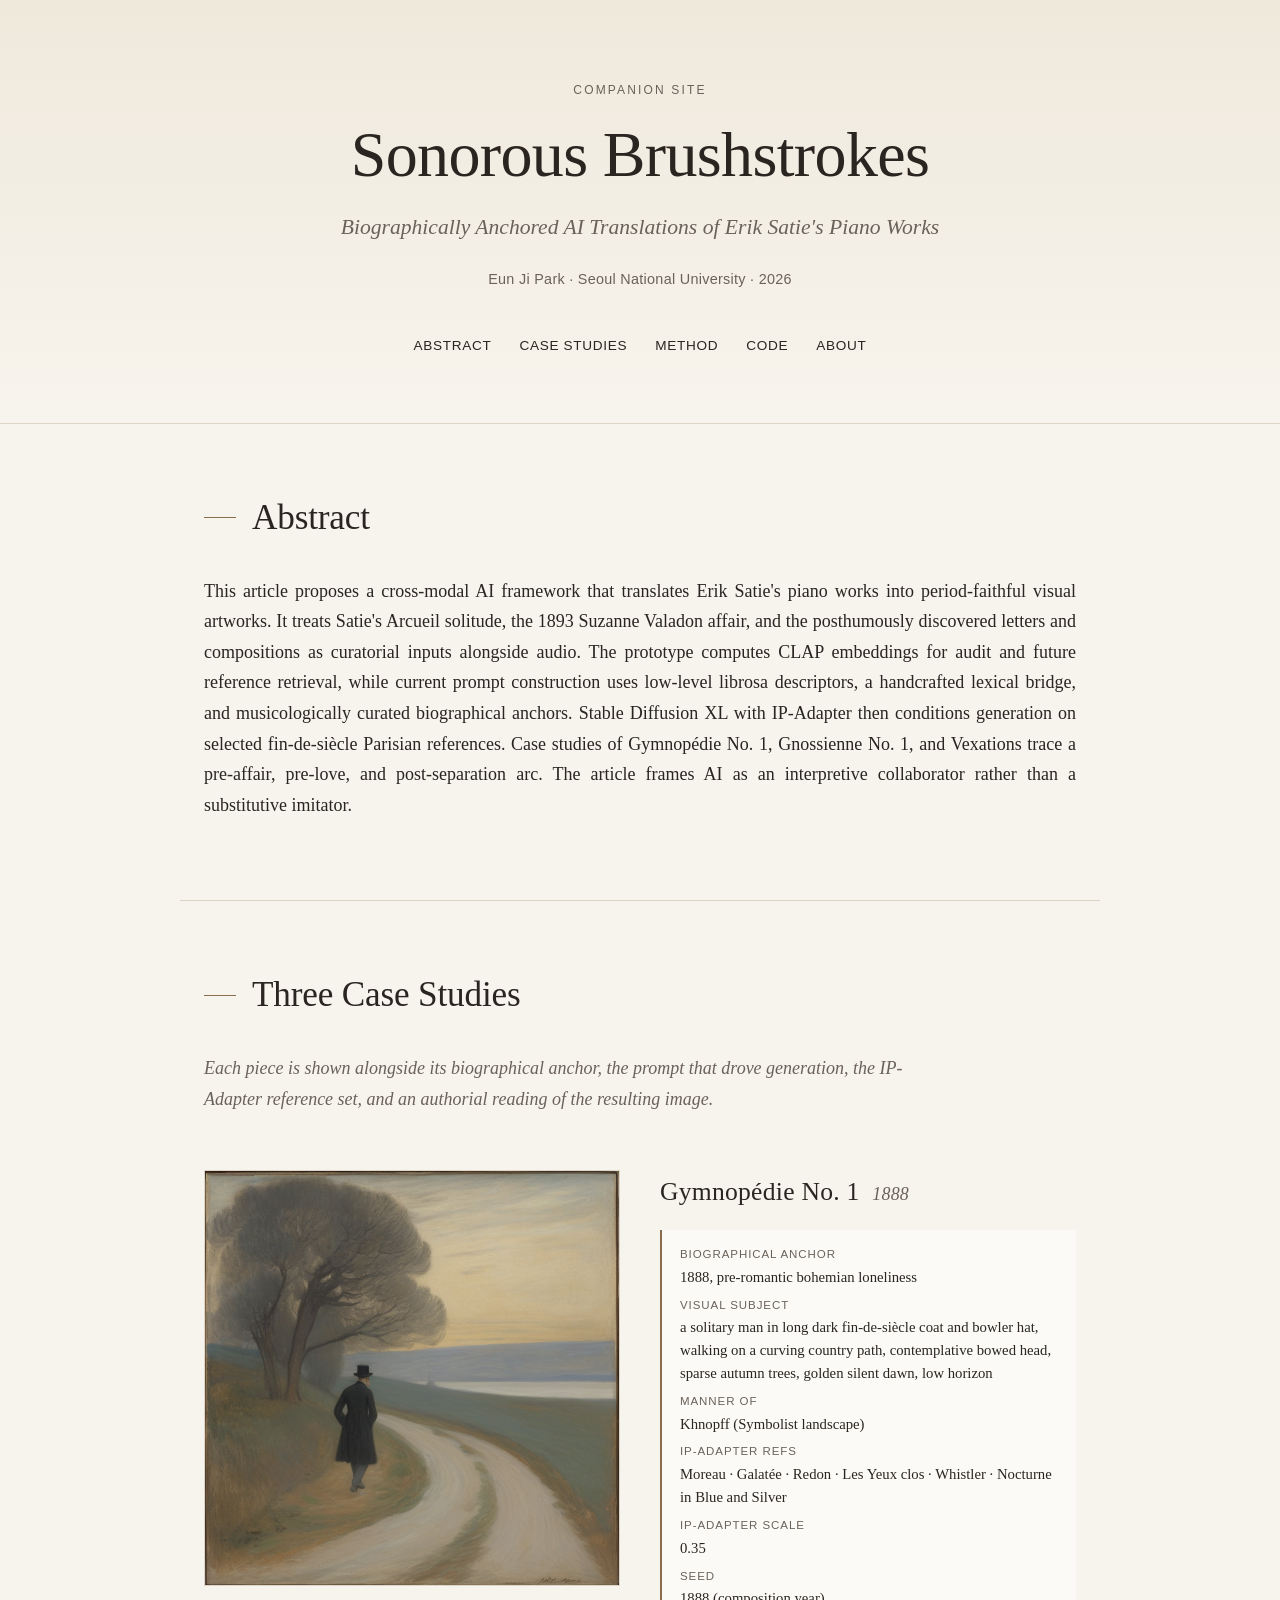
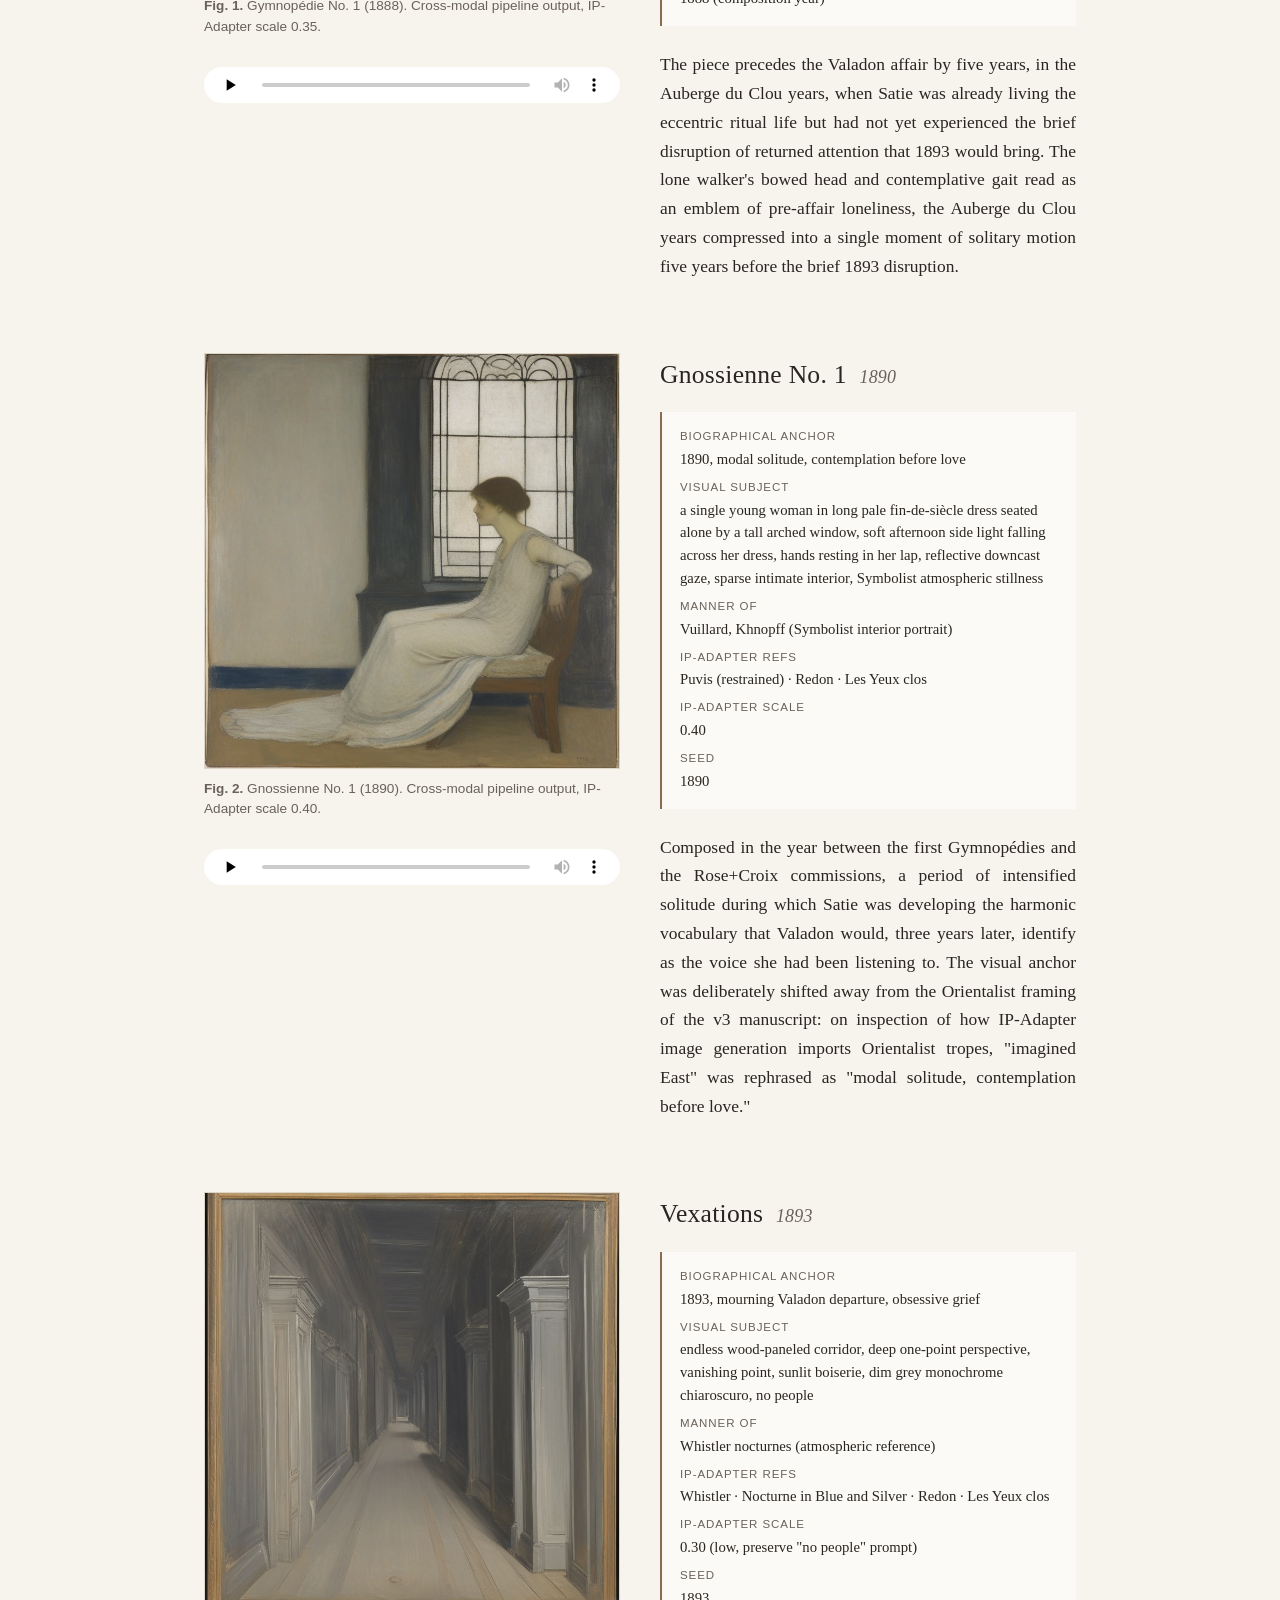
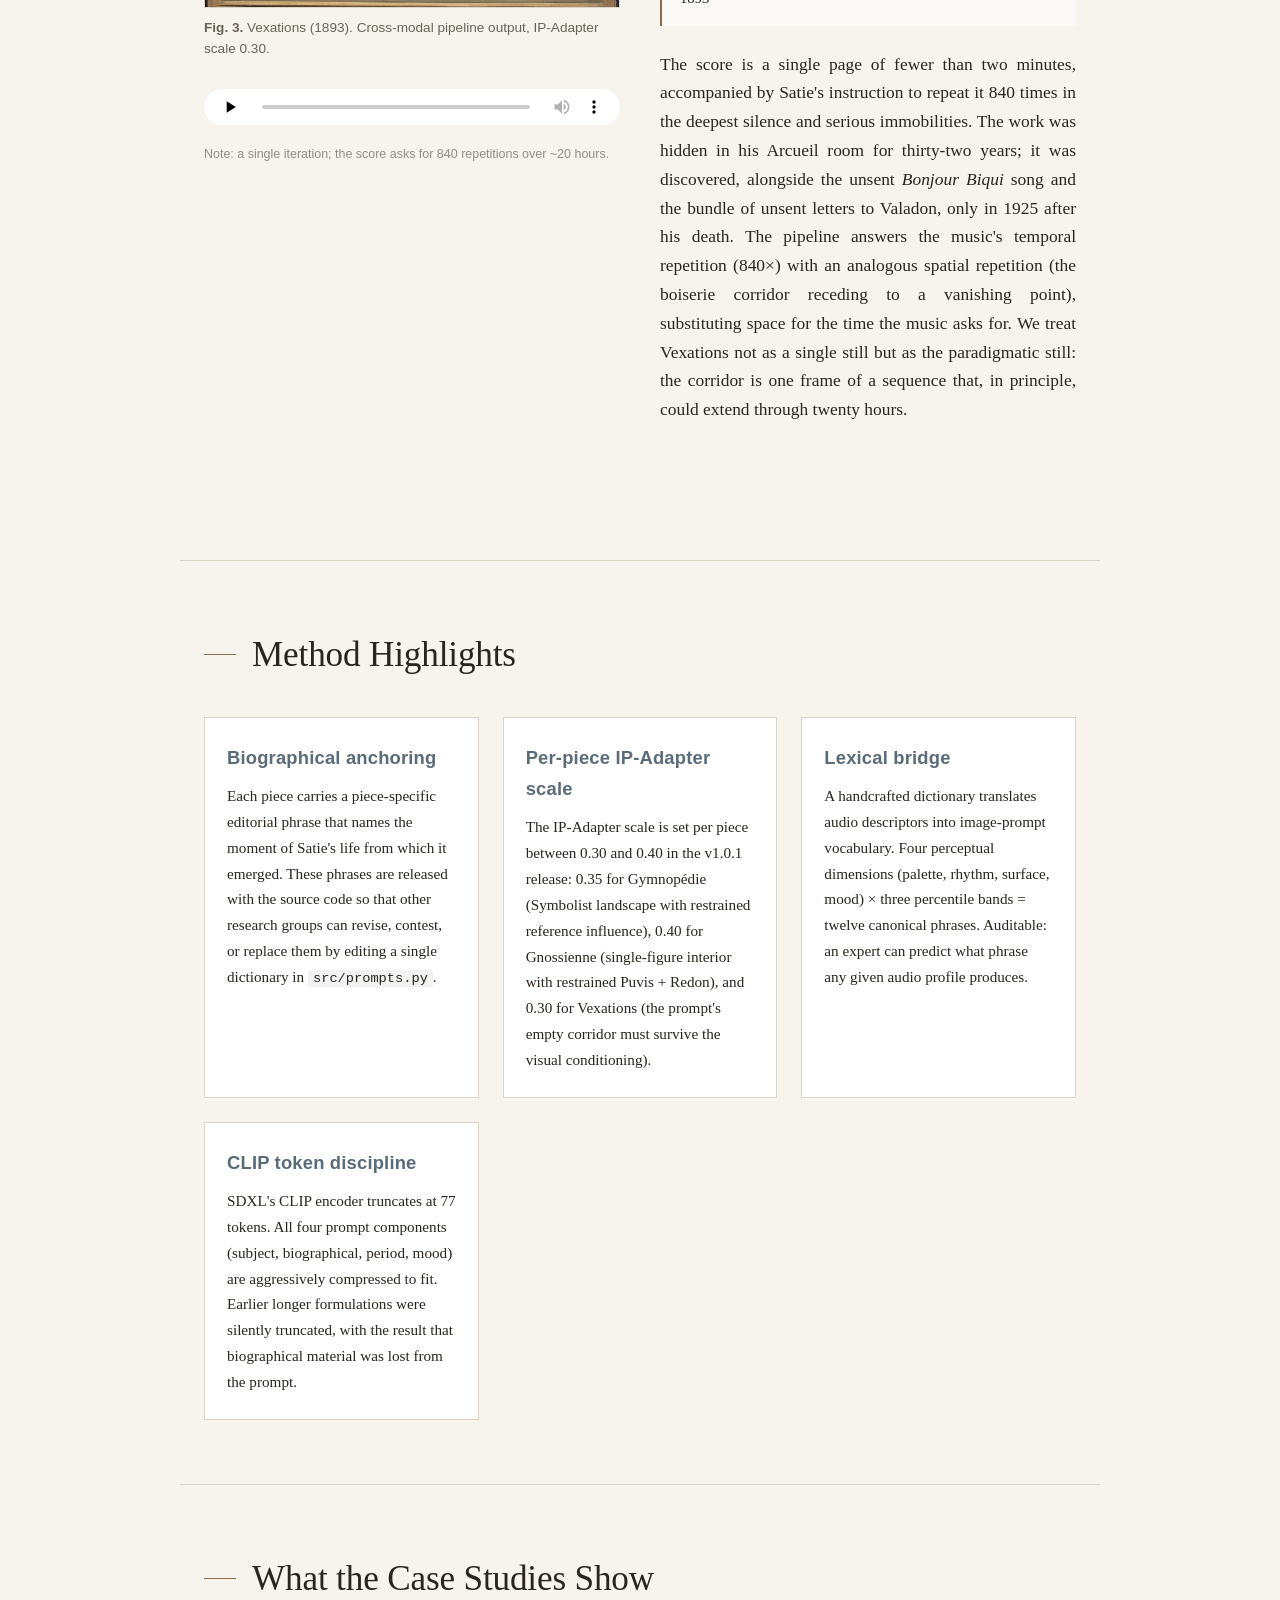
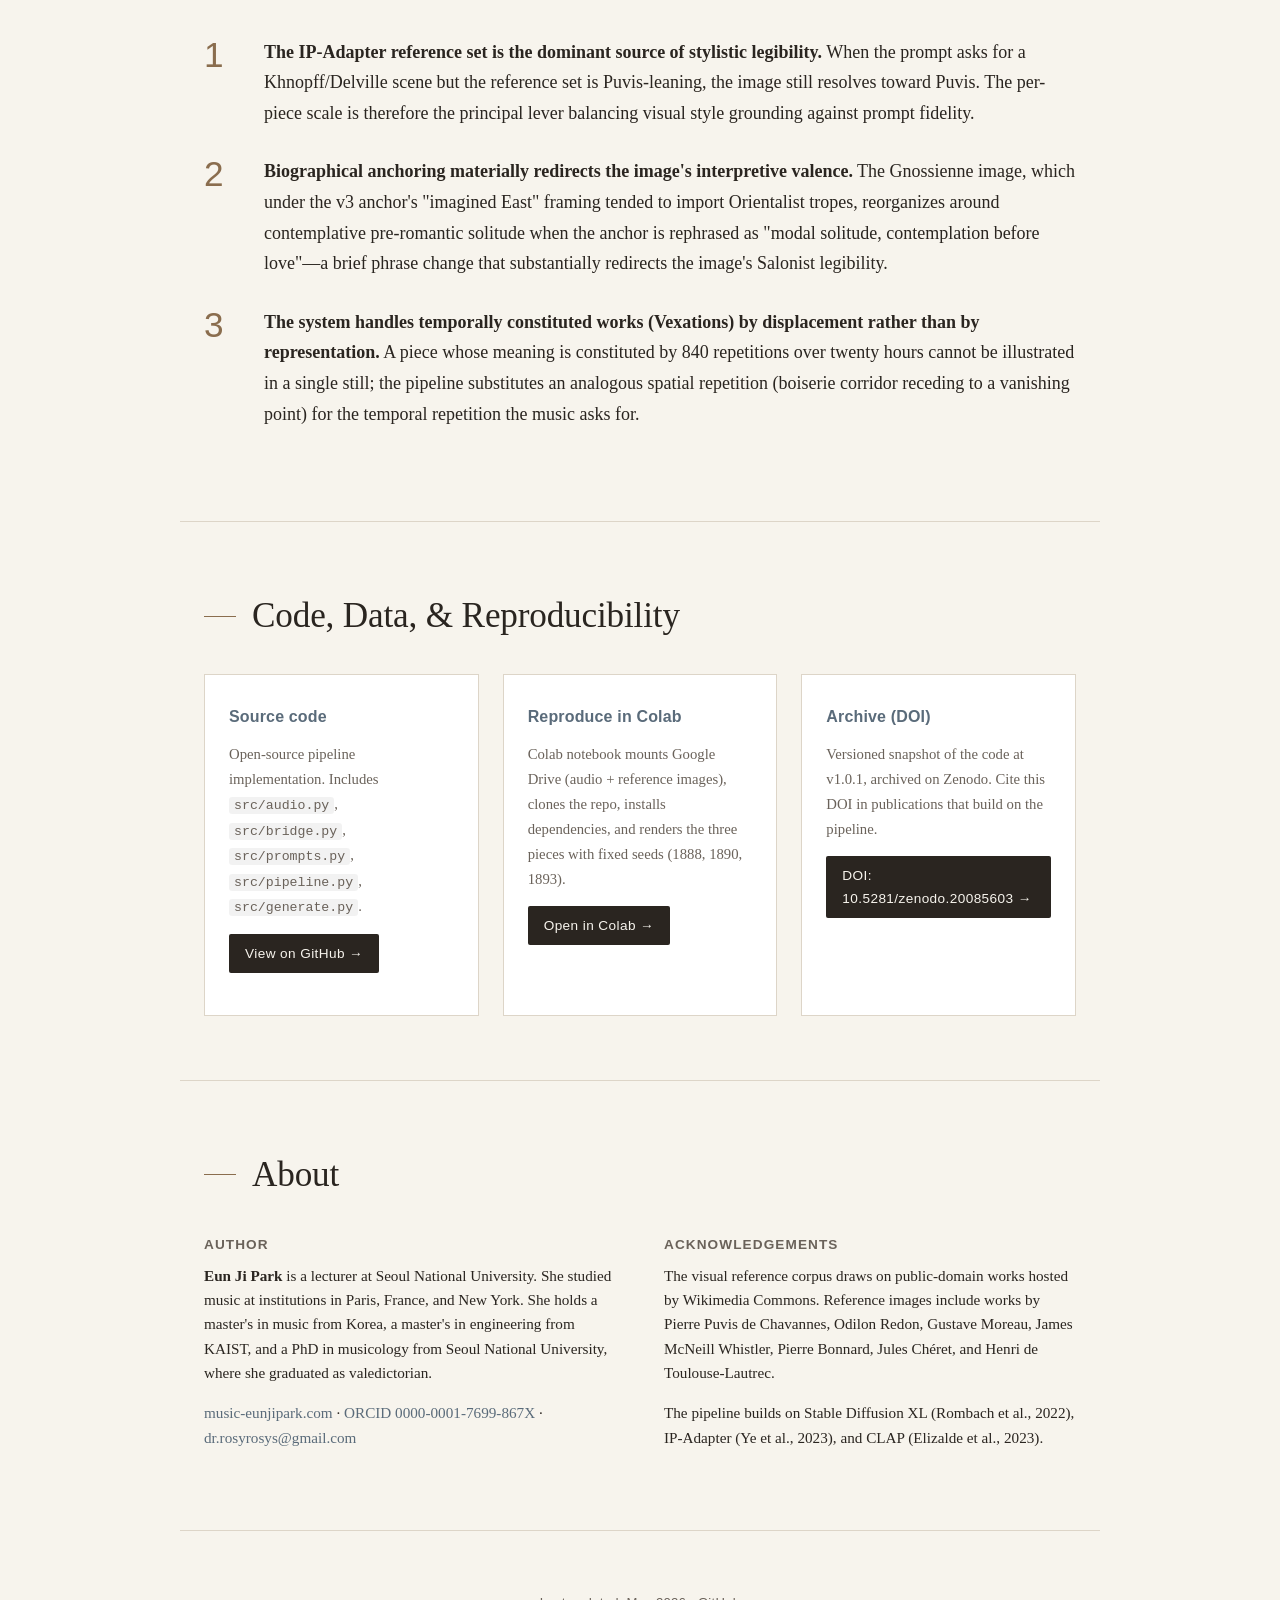
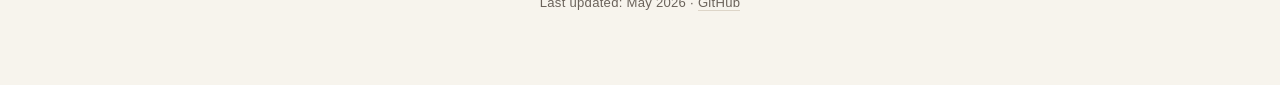
<file: index.html>
<!DOCTYPE html>
<html lang="en">
<head>
<meta charset="UTF-8">
<meta name="viewport" content="width=device-width, initial-scale=1.0">
<title>Sonorous Brushstrokes, Satie Cross-Modal AI</title>
<meta name="description" content="A cross-modal AI framework that translates Erik Satie's piano works into fin-de-siècle Parisian visual artworks, anchored in the composer's biographical solitude.">
<link rel="stylesheet" href="style.css">
</head>
<body>

<header class="hero">
  <div class="hero-inner">
    <p class="kicker">Companion site</p>
    <h1>Sonorous Brushstrokes</h1>
    <p class="subtitle">Biographically Anchored AI Translations of Erik Satie's Piano Works</p>
    <p class="byline">Eun Ji Park · Seoul National University · 2026</p>
    <nav class="hero-nav">
      <a href="#abstract">Abstract</a>
      <a href="#pieces">Case Studies</a>
      <a href="#method">Method</a>
      <a href="#code">Code</a>
      <a href="#about">About</a>
    </nav>
  </div>
</header>

<main>

<section id="abstract" class="section">
  <h2>Abstract</h2>
  <p>This article proposes a cross-modal AI framework that translates Erik Satie's piano works into period-faithful visual artworks. It treats Satie's Arcueil solitude, the 1893 Suzanne Valadon affair, and the posthumously discovered letters and compositions as curatorial inputs alongside audio. The prototype computes CLAP embeddings for audit and future reference retrieval, while current prompt construction uses low-level librosa descriptors, a handcrafted lexical bridge, and musicologically curated biographical anchors. Stable Diffusion XL with IP-Adapter then conditions generation on selected fin-de-siècle Parisian references. Case studies of Gymnopédie No. 1, Gnossienne No. 1, and Vexations trace a pre-affair, pre-love, and post-separation arc. The article frames AI as an interpretive collaborator rather than a substitutive imitator.</p>
</section>

<section id="pieces" class="section section-pieces">
  <h2>Three Case Studies</h2>
  <p class="section-intro">Each piece is shown alongside its biographical anchor, the prompt that drove generation, the IP-Adapter reference set, and an authorial reading of the resulting image.</p>

  <article class="piece">
    <div class="piece-image">
      <img src="images/gymnopedie_1.png" alt="AI-generated visualization of Gymnopédie No. 1: a solitary man in long dark fin-de-siècle coat and bowler hat walks alone on a curving country path under a soft golden dawn, in the manner of Khnopff." loading="lazy">
      <p class="caption"><strong>Fig. 1.</strong> Gymnopédie No. 1 (1888). Cross-modal pipeline output, IP-Adapter scale 0.35.</p>
      <audio controls preload="none" class="piece-audio">
        <source src="audio/gymnopedie_1.mp3" type="audio/mpeg">
        Your browser does not support audio playback.
      </audio>
    </div>
    <div class="piece-text">
      <h3>Gymnopédie No. 1 <span class="year">1888</span></h3>
      <dl class="meta">
        <dt>Biographical anchor</dt><dd>1888, pre-romantic bohemian loneliness</dd>
        <dt>Visual subject</dt><dd>a solitary man in long dark fin-de-siècle coat and bowler hat, walking on a curving country path, contemplative bowed head, sparse autumn trees, golden silent dawn, low horizon</dd>
        <dt>Manner of</dt><dd>Khnopff (Symbolist landscape)</dd>
        <dt>IP-Adapter refs</dt><dd>Moreau · Galatée · Redon · Les Yeux clos · Whistler · Nocturne in Blue and Silver</dd>
        <dt>IP-Adapter scale</dt><dd>0.35</dd>
        <dt>Seed</dt><dd>1888 (composition year)</dd>
      </dl>
      <p class="reading">The piece precedes the Valadon affair by five years, in the Auberge du Clou years, when Satie was already living the eccentric ritual life but had not yet experienced the brief disruption of returned attention that 1893 would bring. The lone walker's bowed head and contemplative gait read as an emblem of pre-affair loneliness, the Auberge du Clou years compressed into a single moment of solitary motion five years before the brief 1893 disruption.</p>
    </div>
  </article>

  <article class="piece">
    <div class="piece-image">
      <img src="images/gnossienne_1.png" alt="AI-generated visualization of Gnossienne No. 1: a single young woman in long pale fin-de-siècle dress seated alone by a tall arched window, hands resting in her lap, reflective downcast gaze, in the manner of Vuillard and Khnopff interior portraits." loading="lazy">
      <p class="caption"><strong>Fig. 2.</strong> Gnossienne No. 1 (1890). Cross-modal pipeline output, IP-Adapter scale 0.40.</p>
      <audio controls preload="none" class="piece-audio">
        <source src="audio/gnossienne_1.mp3" type="audio/mpeg">
        Your browser does not support audio playback.
      </audio>
    </div>
    <div class="piece-text">
      <h3>Gnossienne No. 1 <span class="year">1890</span></h3>
      <dl class="meta">
        <dt>Biographical anchor</dt><dd>1890, modal solitude, contemplation before love</dd>
        <dt>Visual subject</dt><dd>a single young woman in long pale fin-de-siècle dress seated alone by a tall arched window, soft afternoon side light falling across her dress, hands resting in her lap, reflective downcast gaze, sparse intimate interior, Symbolist atmospheric stillness</dd>
        <dt>Manner of</dt><dd>Vuillard, Khnopff (Symbolist interior portrait)</dd>
        <dt>IP-Adapter refs</dt><dd>Puvis (restrained) · Redon · Les Yeux clos</dd>
        <dt>IP-Adapter scale</dt><dd>0.40</dd>
        <dt>Seed</dt><dd>1890</dd>
      </dl>
      <p class="reading">Composed in the year between the first Gymnopédies and the Rose+Croix commissions, a period of intensified solitude during which Satie was developing the harmonic vocabulary that Valadon would, three years later, identify as the voice she had been listening to. The visual anchor was deliberately shifted away from the Orientalist framing of the v3 manuscript: on inspection of how IP-Adapter image generation imports Orientalist tropes, "imagined East" was rephrased as "modal solitude, contemplation before love."</p>
    </div>
  </article>

  <article class="piece">
    <div class="piece-image">
      <img src="images/vexations.png" alt="AI-generated visualization of Vexations: an empty wood-paneled corridor in a fin-de-siècle Parisian interior, deep one-point perspective with sunlit boiserie, no people." loading="lazy">
      <p class="caption"><strong>Fig. 3.</strong> Vexations (1893). Cross-modal pipeline output, IP-Adapter scale 0.30.</p>
      <audio controls preload="none" class="piece-audio">
        <source src="audio/vexations.mp3" type="audio/mpeg">
        Your browser does not support audio playback.
      </audio>
      <p class="caption" style="font-size:0.78rem; opacity:0.7;">Note: a single iteration; the score asks for 840 repetitions over ~20 hours.</p>
    </div>
    <div class="piece-text">
      <h3>Vexations <span class="year">1893</span></h3>
      <dl class="meta">
        <dt>Biographical anchor</dt><dd>1893, mourning Valadon departure, obsessive grief</dd>
        <dt>Visual subject</dt><dd>endless wood-paneled corridor, deep one-point perspective, vanishing point, sunlit boiserie, dim grey monochrome chiaroscuro, no people</dd>
        <dt>Manner of</dt><dd>Whistler nocturnes (atmospheric reference)</dd>
        <dt>IP-Adapter refs</dt><dd>Whistler · Nocturne in Blue and Silver · Redon · Les Yeux clos</dd>
        <dt>IP-Adapter scale</dt><dd>0.30 (low, preserve "no people" prompt)</dd>
        <dt>Seed</dt><dd>1893</dd>
      </dl>
      <p class="reading">The score is a single page of fewer than two minutes, accompanied by Satie's instruction to repeat it 840 times in the deepest silence and serious immobilities. The work was hidden in his Arcueil room for thirty-two years; it was discovered, alongside the unsent <em>Bonjour Biqui</em> song and the bundle of unsent letters to Valadon, only in 1925 after his death. The pipeline answers the music's temporal repetition (840×) with an analogous spatial repetition (the boiserie corridor receding to a vanishing point), substituting space for the time the music asks for. We treat Vexations not as a single still but as the paradigmatic still: the corridor is one frame of a sequence that, in principle, could extend through twenty hours.</p>
    </div>
  </article>
</section>

<section id="method" class="section">
  <h2>Method Highlights</h2>

  <div class="method-grid">
    <div class="method-card">
      <h3>Biographical anchoring</h3>
      <p>Each piece carries a piece-specific editorial phrase that names the moment of Satie's life from which it emerged. These phrases are released with the source code so that other research groups can revise, contest, or replace them by editing a single dictionary in <code>src/prompts.py</code>.</p>
    </div>

    <div class="method-card">
      <h3>Per-piece IP-Adapter scale</h3>
      <p>The IP-Adapter scale is set per piece between 0.30 and 0.40 in the v1.0.1 release: 0.35 for Gymnopédie (Symbolist landscape with restrained reference influence), 0.40 for Gnossienne (single-figure interior with restrained Puvis + Redon), and 0.30 for Vexations (the prompt's empty corridor must survive the visual conditioning).</p>
    </div>

    <div class="method-card">
      <h3>Lexical bridge</h3>
      <p>A handcrafted dictionary translates audio descriptors into image-prompt vocabulary. Four perceptual dimensions (palette, rhythm, surface, mood) × three percentile bands = twelve canonical phrases. Auditable: an expert can predict what phrase any given audio profile produces.</p>
    </div>

    <div class="method-card">
      <h3>CLIP token discipline</h3>
      <p>SDXL's CLIP encoder truncates at 77 tokens. All four prompt components (subject, biographical, period, mood) are aggressively compressed to fit. Earlier longer formulations were silently truncated, with the result that biographical material was lost from the prompt.</p>
    </div>
  </div>
</section>

<section id="findings" class="section">
  <h2>What the Case Studies Show</h2>
  <ol class="findings">
    <li><strong>The IP-Adapter reference set is the dominant source of stylistic legibility.</strong> When the prompt asks for a Khnopff/Delville scene but the reference set is Puvis-leaning, the image still resolves toward Puvis. The per-piece scale is therefore the principal lever balancing visual style grounding against prompt fidelity.</li>
    <li><strong>Biographical anchoring materially redirects the image's interpretive valence.</strong> The Gnossienne image, which under the v3 anchor's "imagined East" framing tended to import Orientalist tropes, reorganizes around contemplative pre-romantic solitude when the anchor is rephrased as "modal solitude, contemplation before love"—a brief phrase change that substantially redirects the image's Salonist legibility.</li>
    <li><strong>The system handles temporally constituted works (Vexations) by displacement rather than by representation.</strong> A piece whose meaning is constituted by 840 repetitions over twenty hours cannot be illustrated in a single still; the pipeline substitutes an analogous spatial repetition (boiserie corridor receding to a vanishing point) for the temporal repetition the music asks for.</li>
  </ol>
</section>

<section id="code" class="section">
  <h2>Code, Data, &amp; Reproducibility</h2>
  <div class="code-grid">
    <div class="code-card">
      <h3>Source code</h3>
      <p>Open-source pipeline implementation. Includes <code>src/audio.py</code>, <code>src/bridge.py</code>, <code>src/prompts.py</code>, <code>src/pipeline.py</code>, <code>src/generate.py</code>.</p>
      <p><a class="btn" href="https://github.com/rosyrosys/satie-cross-modal" target="_blank" rel="noopener">View on GitHub →</a></p>
    </div>
    <div class="code-card">
      <h3>Reproduce in Colab</h3>
      <p>Colab notebook mounts Google Drive (audio + reference images), clones the repo, installs dependencies, and renders the three pieces with fixed seeds (1888, 1890, 1893).</p>
      <p><a class="btn" href="https://colab.research.google.com/github/rosyrosys/satie-cross-modal/blob/main/notebooks/colab_run.ipynb" target="_blank" rel="noopener">Open in Colab →</a></p>
    </div>
    <div class="code-card">
      <h3>Archive (DOI)</h3>
      <p>Versioned snapshot of the code at v1.0.1, archived on Zenodo. Cite this DOI in publications that build on the pipeline.</p>
      <p><a class="btn" href="https://doi.org/10.5281/zenodo.20085603" target="_blank" rel="noopener">DOI: 10.5281/zenodo.20085603 →</a></p>
    </div>
  </div>
</section>

<section id="about" class="section">
  <h2>About</h2>
  <div class="about-grid">
    <div>
      <h3>Author</h3>
      <p><strong>Eun Ji Park</strong> is a lecturer at Seoul National University. She studied music at institutions in Paris, France, and New York. She holds a master's in music from Korea, a master's in engineering from KAIST, and a PhD in musicology from Seoul National University, where she graduated as valedictorian.</p>
      <p><a href="https://music-eunjipark.com/" target="_blank" rel="noopener">music-eunjipark.com</a> · <a href="https://orcid.org/0000-0001-7699-867X" target="_blank" rel="noopener">ORCID 0000-0001-7699-867X</a> · <a href="mailto:dr.rosyrosys@gmail.com">dr.rosyrosys@gmail.com</a></p>
    </div>
    <div>
      <h3>Acknowledgements</h3>
      <p>The visual reference corpus draws on public-domain works hosted by Wikimedia Commons. Reference images include works by Pierre Puvis de Chavannes, Odilon Redon, Gustave Moreau, James McNeill Whistler, Pierre Bonnard, Jules Chéret, and Henri de Toulouse-Lautrec.</p>
      <p>The pipeline builds on Stable Diffusion XL (Rombach et al., 2022), IP-Adapter (Ye et al., 2023), and CLAP (Elizalde et al., 2023).</p>
    </div>
  </div>
</section>

</main>

<footer>
  <p>Last updated: May 2026 · <a href="https://github.com/rosyrosys/satie-cross-modal">GitHub</a></p>
</footer>

</body>
</html>
</file>
<file: style.css>
/* Sonorous Brushstrokes — companion site */
/* Restrained typography, fin-de-siecle muted palette */

:root {
  --bg: #f7f4ed;          /* warm off-white, like aged paper */
  --bg-card: #ffffff;
  --text: #2a2520;        /* deep brown-black, not pure black */
  --text-soft: #6a625a;
  --accent: #5a6b7a;      /* muted symbolist blue-grey */
  --accent-warm: #8a6d4e; /* dusty ochre */
  --rule: #ddd5c8;
  --serif: 'EB Garamond', 'Garamond', 'Georgia', serif;
  --sans:  -apple-system, BlinkMacSystemFont, 'Segoe UI', 'Helvetica Neue', sans-serif;
  --max: 920px;
}

* { box-sizing: border-box; }
html { scroll-behavior: smooth; }
body {
  margin: 0;
  font-family: var(--serif);
  font-size: 18px;
  line-height: 1.7;
  color: var(--text);
  background: var(--bg);
  -webkit-font-smoothing: antialiased;
}

a { color: var(--accent); text-decoration: none; border-bottom: 1px solid transparent; transition: border-color .15s; }
a:hover { border-bottom-color: var(--accent); }

img { max-width: 100%; height: auto; display: block; }
code { font-family: 'SF Mono', 'Consolas', monospace; font-size: 0.9em; background: rgba(0,0,0,0.05); padding: 1px 5px; border-radius: 3px; }

/* ---------- Hero ---------- */
.hero {
  background: linear-gradient(180deg, #efe9dc 0%, var(--bg) 100%);
  padding: 80px 24px 60px;
  text-align: center;
  border-bottom: 1px solid var(--rule);
}
.hero-inner { max-width: var(--max); margin: 0 auto; }
.kicker {
  font-family: var(--sans);
  font-size: 0.75rem;
  letter-spacing: 0.18em;
  text-transform: uppercase;
  color: var(--text-soft);
  margin: 0 0 20px;
}
.hero h1 {
  font-size: clamp(2.4rem, 6vw, 4rem);
  font-weight: 500;
  margin: 0 0 20px;
  letter-spacing: -0.01em;
  line-height: 1.1;
}
.hero .subtitle {
  font-size: clamp(1.1rem, 2vw, 1.35rem);
  color: var(--text-soft);
  font-style: italic;
  max-width: 760px;
  margin: 0 auto 24px;
  line-height: 1.5;
}
.byline {
  font-family: var(--sans);
  font-size: 0.9rem;
  color: var(--text-soft);
  margin: 0 0 36px;
  letter-spacing: 0.02em;
}
.hero-nav {
  display: flex;
  flex-wrap: wrap;
  gap: 4px 28px;
  justify-content: center;
  font-family: var(--sans);
  font-size: 0.85rem;
  letter-spacing: 0.05em;
  text-transform: uppercase;
}
.hero-nav a {
  color: var(--text);
  border: none;
  padding: 6px 0;
  position: relative;
}
.hero-nav a::after {
  content: '';
  position: absolute;
  left: 0; right: 0; bottom: 0;
  height: 1px;
  background: var(--accent-warm);
  transform: scaleX(0);
  transform-origin: left;
  transition: transform .2s;
}
.hero-nav a:hover::after { transform: scaleX(1); }

/* ---------- Sections ---------- */
.section {
  max-width: var(--max);
  margin: 0 auto;
  padding: 64px 24px;
  border-bottom: 1px solid var(--rule);
}
.section h2 {
  font-size: clamp(1.6rem, 3vw, 2.2rem);
  font-weight: 500;
  margin: 0 0 28px;
  letter-spacing: -0.005em;
}
.section h2::before {
  content: '';
  display: inline-block;
  width: 32px;
  height: 1px;
  background: var(--accent-warm);
  vertical-align: middle;
  margin-right: 16px;
  margin-bottom: 6px;
}
.section h3 {
  font-size: 1.15rem;
  font-weight: 600;
  font-family: var(--sans);
  margin: 0 0 12px;
  letter-spacing: 0.01em;
}
.section p { margin: 0 0 16px; }
.section-intro {
  color: var(--text-soft);
  font-style: italic;
  margin-bottom: 40px !important;
  max-width: 700px;
}

/* Abstract justified, indented first line */
#abstract p {
  text-align: justify;
  hyphens: auto;
}

/* ---------- Pieces (case studies) ---------- */
.piece {
  display: grid;
  grid-template-columns: minmax(0, 1fr) minmax(0, 1fr);
  gap: 40px;
  margin: 56px 0;
  align-items: start;
}
@media (max-width: 760px) {
  .piece { grid-template-columns: 1fr; gap: 24px; }
}
.piece-image {
  position: relative;
}
.piece-image img {
  border: 1px solid var(--rule);
  background: #ece6d9;
  aspect-ratio: 1 / 1;
  object-fit: cover;
}
.piece-image .caption {
  font-family: var(--sans);
  font-size: 0.85rem;
  color: var(--text-soft);
  margin-top: 10px;
  line-height: 1.5;
}
.piece-audio {
  width: 100%;
  margin-top: 14px;
  height: 36px;
}
.piece-audio::-webkit-media-controls-panel {
  background-color: var(--bg-card);
}
.piece-text h3 {
  font-family: var(--serif);
  font-size: 1.6rem;
  font-weight: 500;
  margin: 0 0 10px;
}
.piece-text h3 .year {
  color: var(--text-soft);
  font-size: 0.7em;
  font-style: italic;
  margin-left: 6px;
}
dl.meta {
  margin: 16px 0 24px;
  padding: 16px 18px;
  background: rgba(255,255,255,0.6);
  border-left: 2px solid var(--accent-warm);
  font-size: 0.92rem;
  line-height: 1.55;
}
dl.meta dt {
  font-family: var(--sans);
  font-size: 0.72rem;
  letter-spacing: 0.08em;
  text-transform: uppercase;
  color: var(--text-soft);
  margin-top: 8px;
}
dl.meta dt:first-child { margin-top: 0; }
dl.meta dd {
  margin: 2px 0 0;
  color: var(--text);
}
.reading {
  font-size: 0.97em;
  line-height: 1.65;
  text-align: justify;
}

/* ---------- Method grid ---------- */
.method-grid {
  display: grid;
  grid-template-columns: repeat(auto-fit, minmax(260px, 1fr));
  gap: 24px;
  margin-top: 32px;
}
.method-card {
  background: var(--bg-card);
  border: 1px solid var(--rule);
  padding: 24px 22px;
}
.method-card h3 {
  margin: 0 0 10px;
  color: var(--accent);
}
.method-card p {
  font-size: 0.95rem;
  margin: 0;
}

/* ---------- Findings list ---------- */
.findings {
  counter-reset: finding;
  list-style: none;
  padding: 0;
  margin: 0;
}
.findings li {
  counter-increment: finding;
  margin: 0 0 28px;
  padding-left: 60px;
  position: relative;
}
.findings li::before {
  content: counter(finding);
  position: absolute;
  left: 0;
  top: 0;
  font-family: var(--sans);
  font-size: 2.2rem;
  font-weight: 200;
  color: var(--accent-warm);
  line-height: 1;
}

/* ---------- Code grid ---------- */
.code-grid {
  display: grid;
  grid-template-columns: repeat(auto-fit, minmax(240px, 1fr));
  gap: 24px;
  margin-top: 24px;
}
.code-card {
  background: var(--bg-card);
  border: 1px solid var(--rule);
  padding: 28px 24px;
}
.code-card h3 {
  margin: 0 0 12px;
  color: var(--accent);
  font-size: 1rem;
}
.code-card p {
  font-size: 0.92rem;
  margin: 0 0 14px;
  color: var(--text-soft);
}
.btn {
  display: inline-block;
  padding: 8px 16px;
  background: var(--text);
  color: var(--bg);
  font-family: var(--sans);
  font-size: 0.85rem;
  letter-spacing: 0.03em;
  border: none;
  border-radius: 2px;
  transition: background .15s;
}
.btn:hover {
  background: var(--accent);
  border: none;
}
.placeholder { font-size: 0.85rem; color: var(--text-soft); }

/* ---------- Citation ---------- */
.bibtex {
  background: var(--text);
  color: var(--bg);
  padding: 24px;
  font-family: 'SF Mono', 'Consolas', monospace;
  font-size: 0.82rem;
  line-height: 1.5;
  overflow-x: auto;
  border-radius: 3px;
}

/* ---------- About ---------- */
.about-grid {
  display: grid;
  grid-template-columns: 1fr 1fr;
  gap: 48px;
  margin-top: 16px;
}
@media (max-width: 720px) {
  .about-grid { grid-template-columns: 1fr; gap: 32px; }
}
.about-grid h3 {
  margin-bottom: 8px;
  font-size: 0.85rem;
  letter-spacing: 0.08em;
  text-transform: uppercase;
  color: var(--text-soft);
}
.about-grid p {
  font-size: 0.95rem;
  line-height: 1.6;
}

/* ---------- Footer ---------- */
footer {
  text-align: center;
  padding: 48px 24px 60px;
  font-family: var(--sans);
  font-size: 0.82rem;
  color: var(--text-soft);
  letter-spacing: 0.02em;
}
footer a { color: var(--text-soft); border-bottom: 1px solid var(--rule); }
</file>
